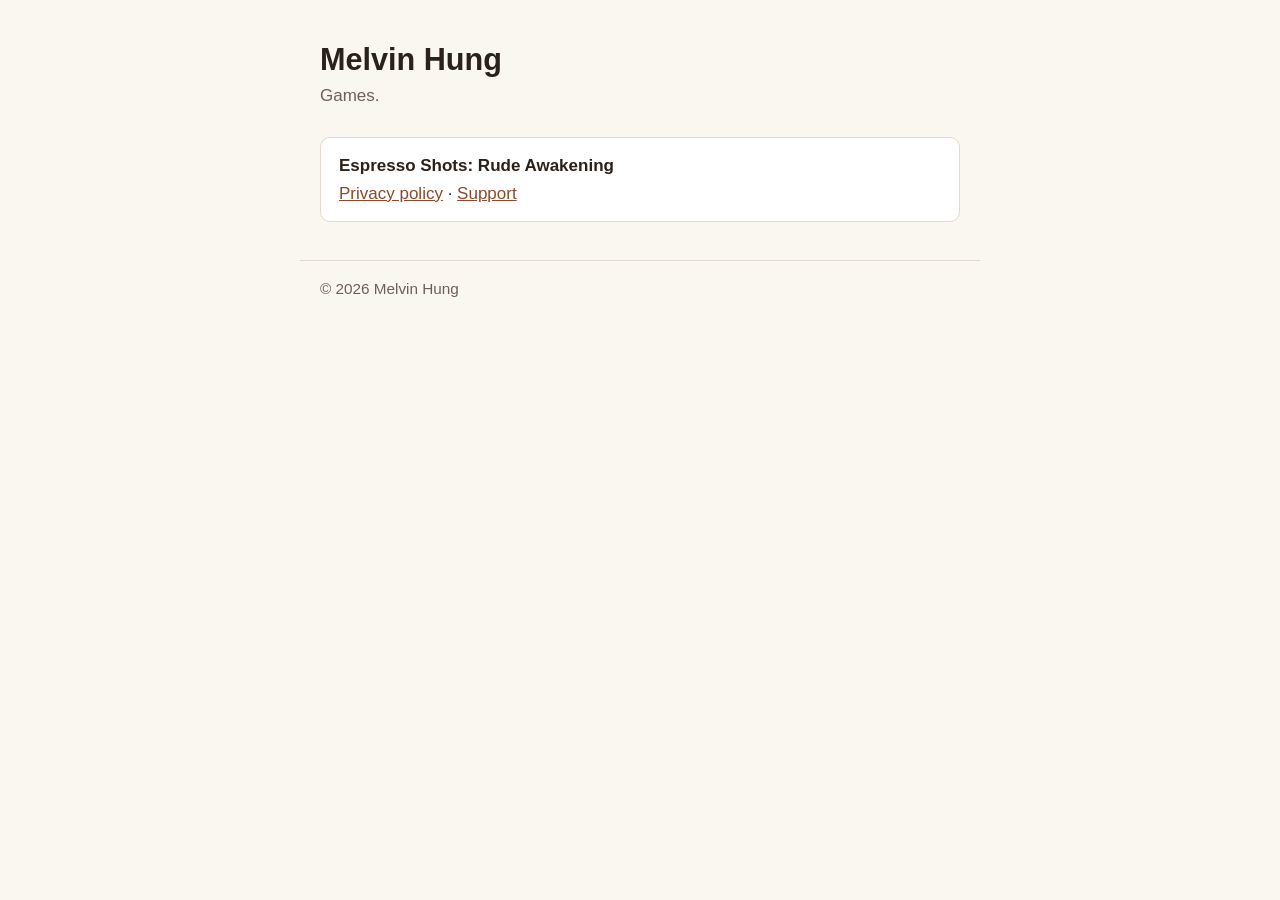
<file: index.html>
<!doctype html>
<html lang="en">
<head>
  <meta charset="utf-8">
  <meta name="viewport" content="width=device-width, initial-scale=1">
  <!-- Quiet until launch: asks search engines not to list this page. Remove at launch. -->
  <meta name="robots" content="noindex">
  <title>Melvin Hung</title>
  <link rel="stylesheet" href="/style.css">
</head>
<body>
  <main>
    <h1>Melvin Hung</h1>
    <p class="sub">Games.</p>

    <ul class="games">
      <li>
        <strong>Espresso Shots: Rude Awakening</strong><br>
        <a href="/espresso-shots/privacy.html">Privacy policy</a> ·
        <a href="/espresso-shots/support.html">Support</a>
      </li>
    </ul>
  </main>
  <footer>© 2026 Melvin Hung</footer>
</body>
</html>
</file>
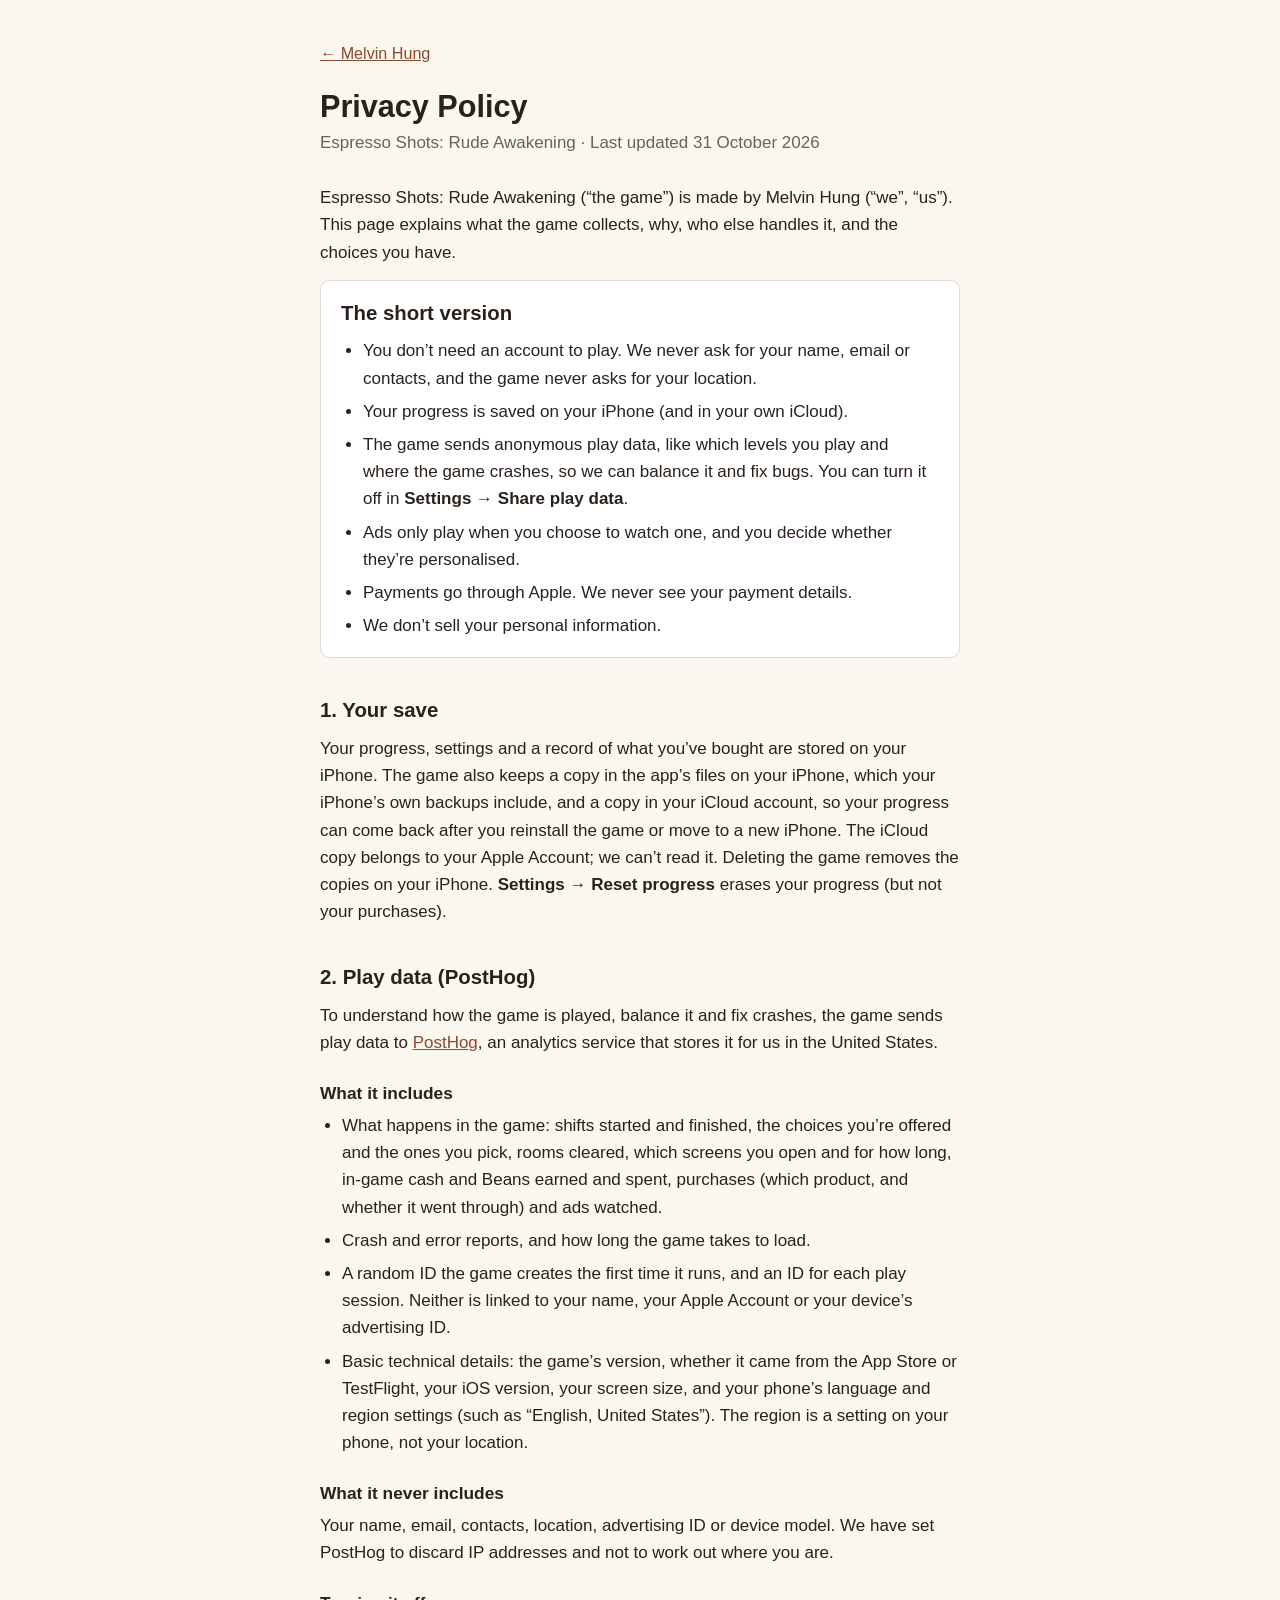
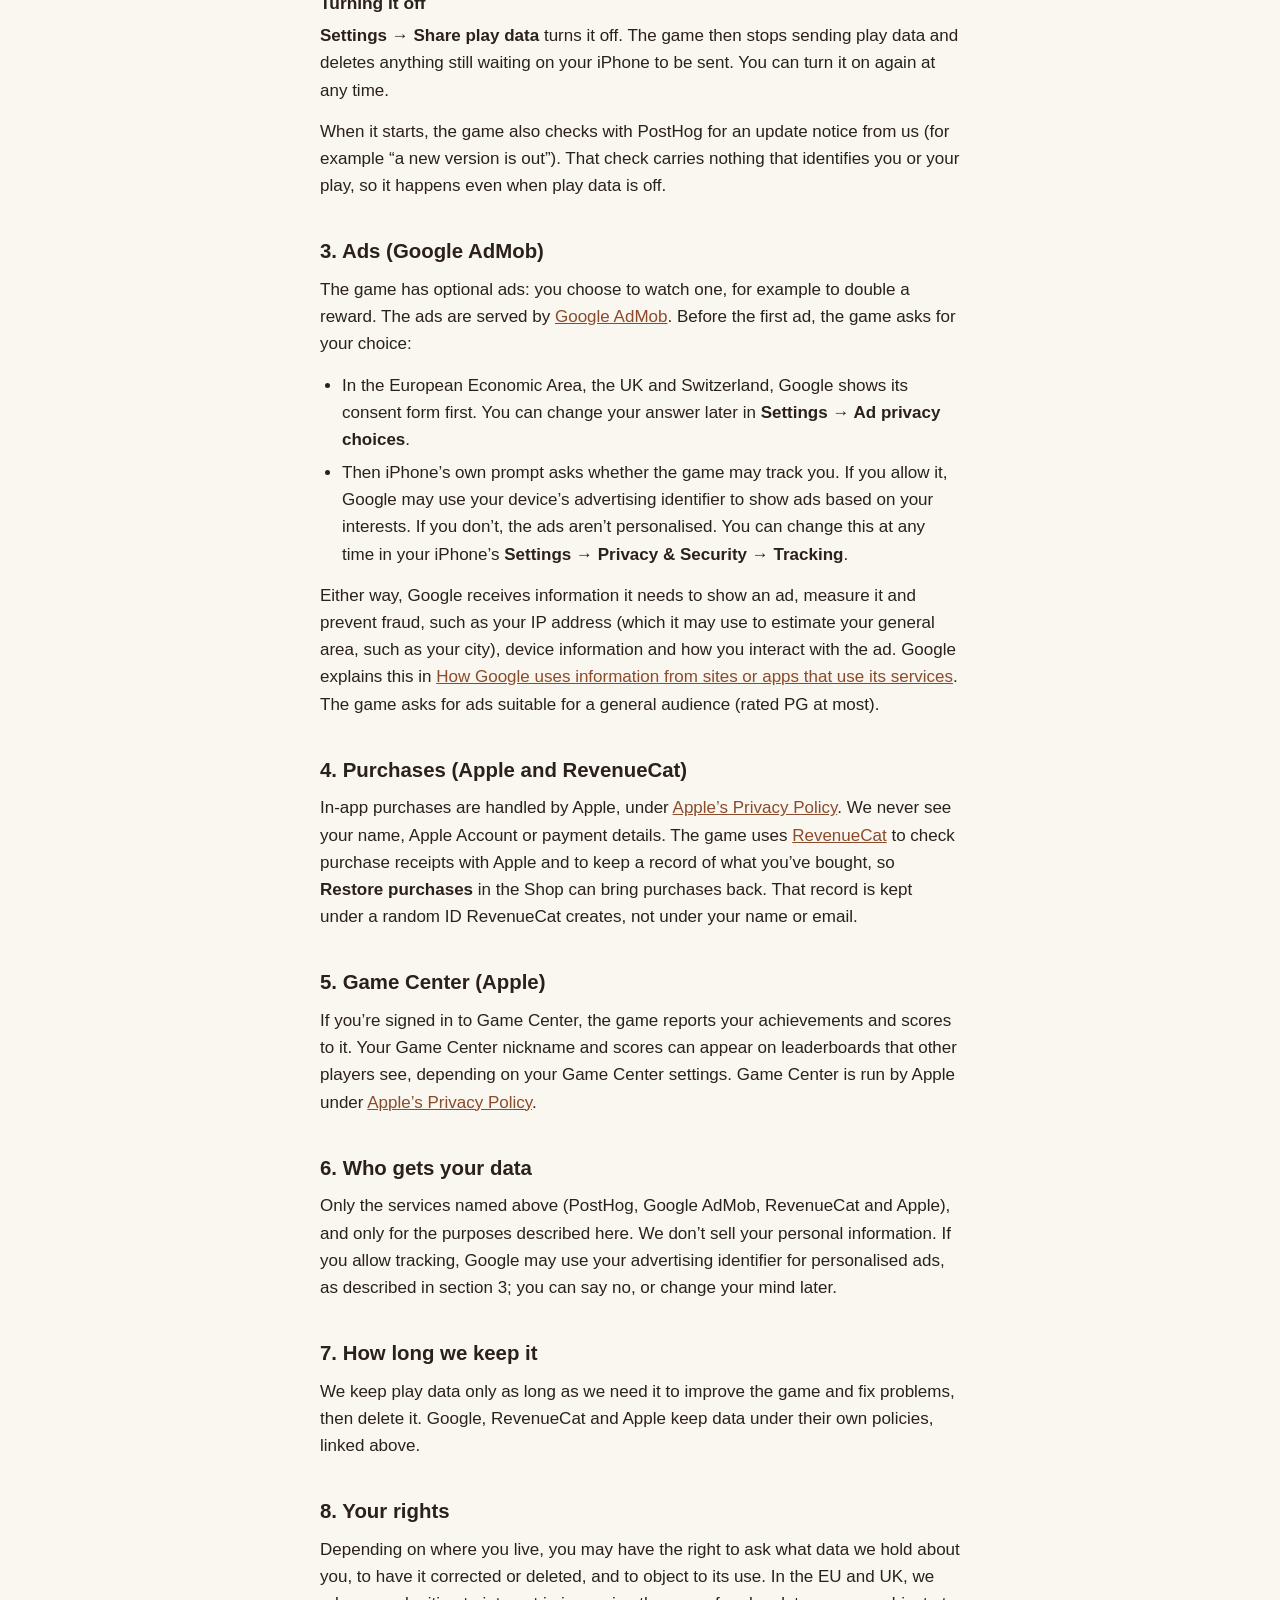
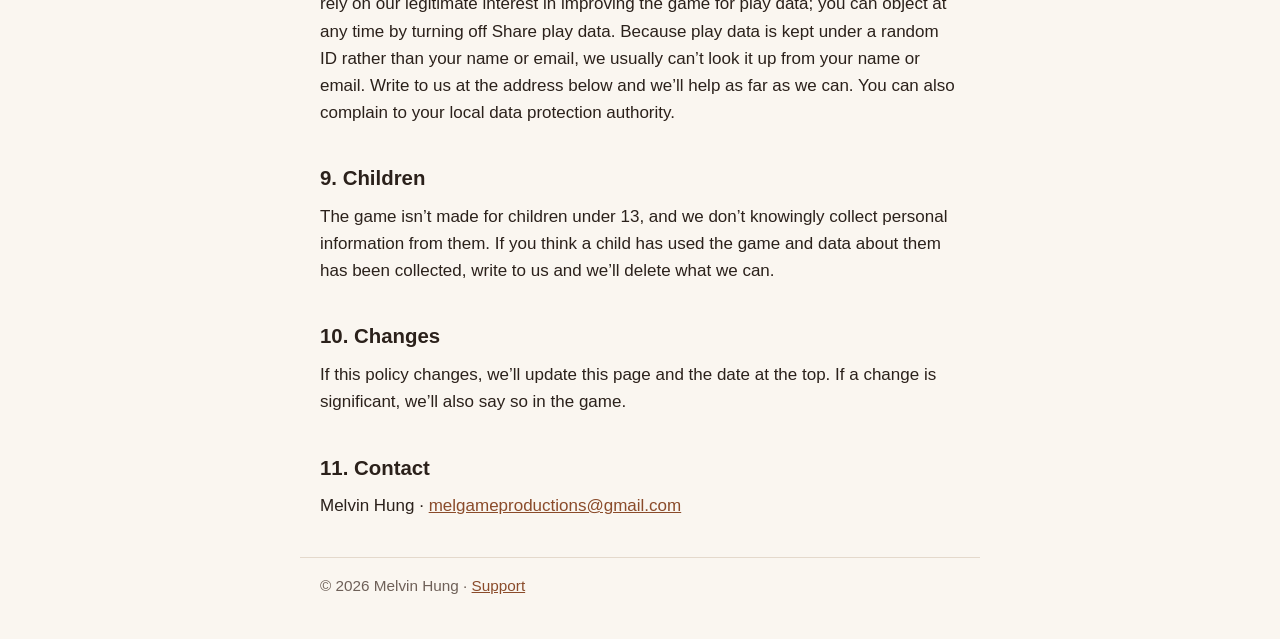
<file: espresso-shots/privacy.html>
<!doctype html>
<html lang="en">
<head>
  <meta charset="utf-8">
  <meta name="viewport" content="width=device-width, initial-scale=1">
  <!-- Quiet until launch: asks search engines not to list this page. Remove at launch. -->
  <meta name="robots" content="noindex">
  <title>Privacy Policy · Espresso Shots: Rude Awakening</title>
  <link rel="stylesheet" href="/style.css">
</head>
<body>
  <main>
    <a class="back" href="/">← Melvin Hung</a>
    <h1>Privacy Policy</h1>
    <p class="sub">Espresso Shots: Rude Awakening · Last updated 31 October 2026</p>

    <p>Espresso Shots: Rude Awakening (“the game”) is made by Melvin Hung (“we”, “us”). This page explains what the game
      collects, why, who else handles it, and the choices you have.</p>

    <div class="box">
      <h2>The short version</h2>
      <ul>
        <li>You don’t need an account to play. We never ask for your name, email or contacts, and the game never
          asks for your location.</li>
        <li>Your progress is saved on your iPhone (and in your own iCloud).</li>
        <li>The game sends anonymous play data, like which levels you play and where the game crashes, so we can
          balance it and fix bugs. You can turn it off in <strong>Settings → Share play data</strong>.</li>
        <li>Ads only play when you choose to watch one, and you decide whether they’re personalised.</li>
        <li>Payments go through Apple. We never see your payment details.</li>
        <li>We don’t sell your personal information.</li>
      </ul>
    </div>

    <h2>1. Your save</h2>
    <p>Your progress, settings and a record of what you’ve bought are stored on your iPhone. The game also keeps a copy
      in the app’s files on your iPhone, which your iPhone’s own backups include, and a copy in your iCloud account, so
      your progress can come back after you reinstall the game or move to a new iPhone. The iCloud copy belongs to your
      Apple Account; we can’t read it. Deleting the game removes the copies on your iPhone. <strong>Settings → Reset
      progress</strong> erases your progress (but not your purchases).</p>

    <h2>2. Play data (PostHog)</h2>
    <p>To understand how the game is played, balance it and fix crashes, the game sends play data to
      <a href="https://posthog.com/privacy">PostHog</a>, an analytics service that stores it for us in the United
      States.</p>
    <h3>What it includes</h3>
    <ul>
      <li>What happens in the game: shifts started and finished, the choices you’re offered and the ones you pick,
        rooms cleared, which screens you open and for how long, in-game cash and Beans earned and spent, purchases (which
        product, and whether it went through) and ads watched.</li>
      <li>Crash and error reports, and how long the game takes to load.</li>
      <li>A random ID the game creates the first time it runs, and an ID for each play session. Neither is linked to
        your name, your Apple Account or your device’s advertising ID.</li>
      <li>Basic technical details: the game’s version, whether it came from the App Store or TestFlight, your iOS
        version, your screen size, and your phone’s language and region settings (such as “English, United States”).
        The region is a setting on your phone, not your location.</li>
    </ul>
    <h3>What it never includes</h3>
    <p>Your name, email, contacts, location, advertising ID or device model. We have set PostHog to discard IP
      addresses and not to work out where you are.</p>
    <h3>Turning it off</h3>
    <p><strong>Settings → Share play data</strong> turns it off. The game then stops sending play data and deletes
      anything still waiting on your iPhone to be sent. You can turn it on again at any time.</p>
    <p>When it starts, the game also checks with PostHog for an update notice from us (for example “a new version is
      out”). That check carries nothing that identifies you or your play, so it happens even when play data is off.</p>

    <h2>3. Ads (Google AdMob)</h2>
    <p>The game has optional ads: you choose to watch one, for example to double a reward. The ads are served by
      <a href="https://policies.google.com/privacy">Google AdMob</a>. Before the first ad, the game asks for your
      choice:</p>
    <ul>
      <li>In the European Economic Area, the UK and Switzerland, Google shows its consent form first. You can change
        your answer later in <strong>Settings → Ad privacy choices</strong>.</li>
      <li>Then iPhone’s own prompt asks whether the game may track you. If you allow it, Google may use your device’s
        advertising identifier to show ads based on your interests. If you don’t, the ads aren’t personalised. You can
        change this at any time in your iPhone’s <strong>Settings → Privacy &amp; Security → Tracking</strong>.</li>
    </ul>
    <p>Either way, Google receives information it needs to show an ad, measure it and prevent fraud, such as your IP
      address (which it may use to estimate your general area, such as your city), device information and how you
      interact with the ad. Google explains this in
      <a href="https://policies.google.com/technologies/partner-sites">How Google uses information from sites or apps
      that use its services</a>. The game asks for ads suitable for a general audience (rated PG at most).</p>

    <h2>4. Purchases (Apple and RevenueCat)</h2>
    <p>In-app purchases are handled by Apple, under <a href="https://www.apple.com/legal/privacy/">Apple’s Privacy
      Policy</a>. We never see your name, Apple Account or payment details. The game uses
      <a href="https://www.revenuecat.com/privacy">RevenueCat</a> to check purchase receipts with Apple and to keep a
      record of what you’ve bought, so <strong>Restore purchases</strong> in the Shop can bring purchases back. That
      record is kept under a random ID RevenueCat creates, not under your name or email.</p>

    <h2>5. Game Center (Apple)</h2>
    <p>If you’re signed in to Game Center, the game reports your achievements and scores to it. Your Game Center
      nickname and scores can appear on leaderboards that other players see, depending on your Game Center settings.
      Game Center is run by Apple under <a href="https://www.apple.com/legal/privacy/">Apple’s Privacy Policy</a>.</p>

    <h2>6. Who gets your data</h2>
    <p>Only the services named above (PostHog, Google AdMob, RevenueCat and Apple), and only for the purposes
      described here. We don’t sell your personal information. If you allow tracking, Google may use your advertising
      identifier for personalised ads, as described in section 3; you can say no, or change your mind later.</p>

    <h2>7. How long we keep it</h2>
    <p>We keep play data only as long as we need it to improve the game and fix problems, then delete it. Google,
      RevenueCat and Apple keep data under their own policies, linked above.</p>

    <h2>8. Your rights</h2>
    <p>Depending on where you live, you may have the right to ask what data we hold about you, to have it corrected
      or deleted, and to object to its use. In the EU and UK, we rely on our legitimate interest in improving the game
      for play data; you can object at any time by turning off Share play data. Because play data is kept under a
      random ID rather than your name or email, we usually can’t look it up from your name or email. Write to us at the
      address below and we’ll help as far as we can. You can also complain to your local data protection authority.</p>

    <h2>9. Children</h2>
    <p>The game isn’t made for children under 13, and we don’t knowingly collect personal information from them. If
      you think a child has used the game and data about them has been collected, write to us and we’ll delete what we
      can.</p>

    <h2>10. Changes</h2>
    <p>If this policy changes, we’ll update this page and the date at the top. If a change is significant, we’ll also
      say so in the game.</p>

    <h2>11. Contact</h2>
    <p>Melvin Hung · <a href="mailto:melgameproductions@gmail.com">melgameproductions@gmail.com</a></p>
  </main>
  <footer>© 2026 Melvin Hung · <a href="/espresso-shots/support.html">Support</a></footer>
</body>
</html>
</file>
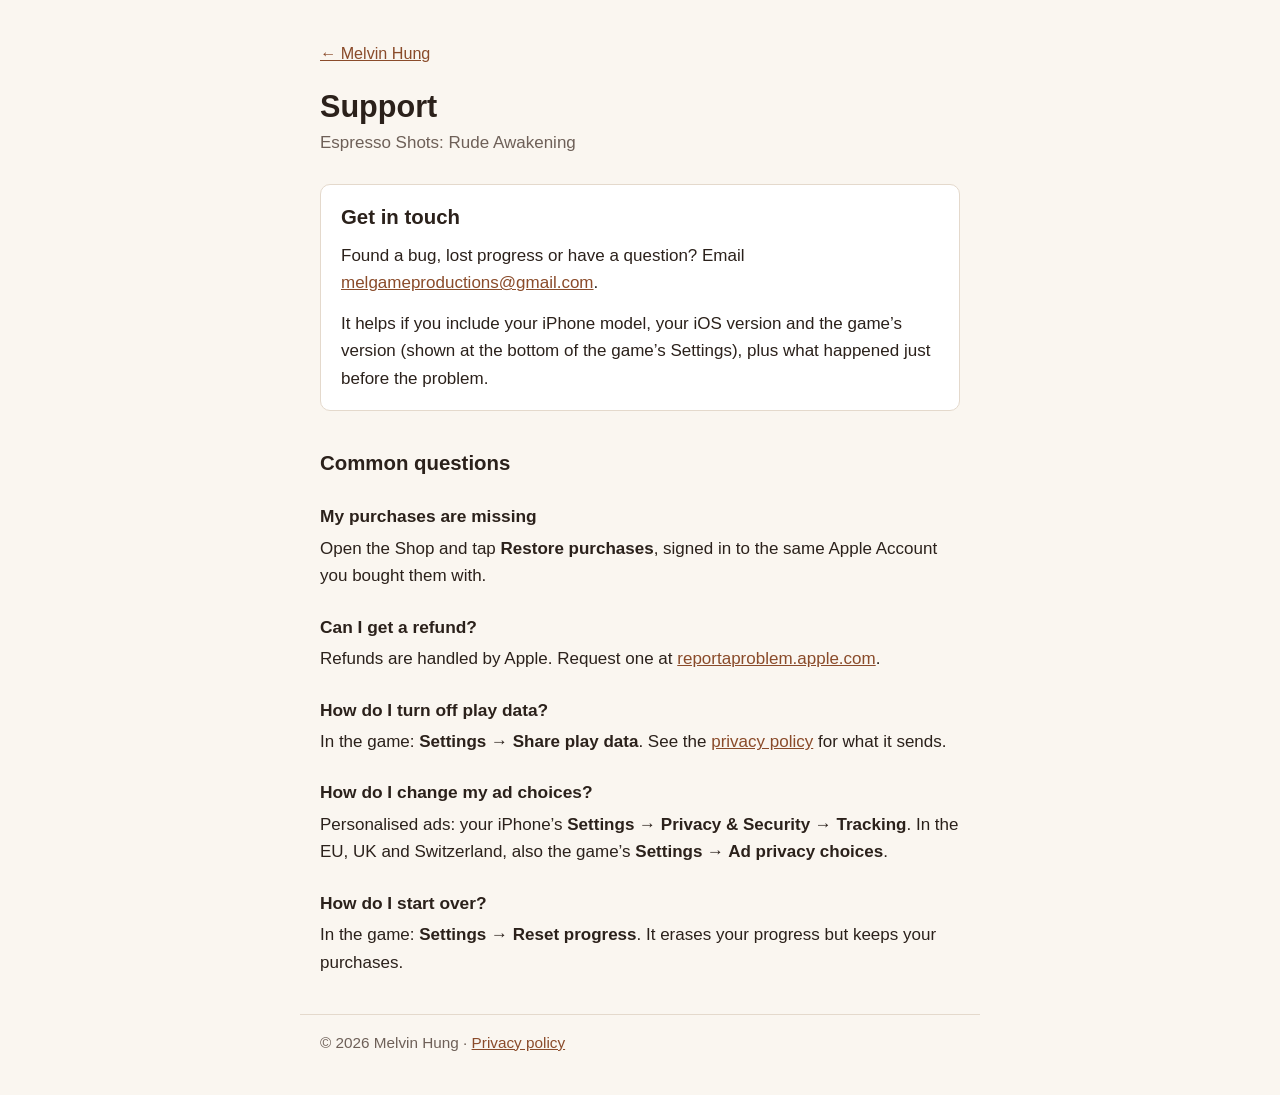
<file: espresso-shots/support.html>
<!doctype html>
<html lang="en">
<head>
  <meta charset="utf-8">
  <meta name="viewport" content="width=device-width, initial-scale=1">
  <!-- Quiet until launch: asks search engines not to list this page. Remove at launch. -->
  <meta name="robots" content="noindex">
  <title>Support · Espresso Shots: Rude Awakening</title>
  <link rel="stylesheet" href="/style.css">
</head>
<body>
  <main>
    <a class="back" href="/">← Melvin Hung</a>
    <h1>Support</h1>
    <p class="sub">Espresso Shots: Rude Awakening</p>

    <div class="box">
      <h2>Get in touch</h2>
      <p>Found a bug, lost progress or have a question? Email
        <a href="mailto:melgameproductions@gmail.com?subject=Espresso%20Shots%20support">melgameproductions@gmail.com</a>.</p>
      <p>It helps if you include your iPhone model, your iOS version and the game’s version (shown at the bottom of
        the game’s Settings), plus what happened just before the problem.</p>
    </div>

    <h2>Common questions</h2>

    <h3>My purchases are missing</h3>
    <p>Open the Shop and tap <strong>Restore purchases</strong>, signed in to the same Apple Account you bought them
      with.</p>

    <h3>Can I get a refund?</h3>
    <p>Refunds are handled by Apple. Request one at
      <a href="https://reportaproblem.apple.com/">reportaproblem.apple.com</a>.</p>

    <h3>How do I turn off play data?</h3>
    <p>In the game: <strong>Settings → Share play data</strong>. See the
      <a href="/espresso-shots/privacy.html">privacy policy</a> for what it sends.</p>

    <h3>How do I change my ad choices?</h3>
    <p>Personalised ads: your iPhone’s <strong>Settings → Privacy &amp; Security → Tracking</strong>. In the EU, UK and
      Switzerland, also the game’s <strong>Settings → Ad privacy choices</strong>.</p>

    <h3>How do I start over?</h3>
    <p>In the game: <strong>Settings → Reset progress</strong>. It erases your progress but keeps your purchases.</p>
  </main>
  <footer>© 2026 Melvin Hung · <a href="/espresso-shots/privacy.html">Privacy policy</a></footer>
</body>
</html>
</file>
<file: style.css>
:root {
  --bg: #faf6f0;
  --text: #2b211b;
  --muted: #6e6058;
  --accent: #8a4b2a;
  --line: #e4d9cc;
  --card: #ffffff;
}
@media (prefers-color-scheme: dark) {
  :root {
    --bg: #1b1512;
    --text: #efe6dc;
    --muted: #b3a597;
    --accent: #e3a477;
    --line: #3a2f28;
    --card: #241c18;
  }
}
* { box-sizing: border-box; }
html { -webkit-text-size-adjust: 100%; }
body {
  margin: 0;
  background: var(--bg);
  color: var(--text);
  font: 17px/1.6 -apple-system, BlinkMacSystemFont, "Segoe UI", Roboto, Helvetica, Arial, sans-serif;
}
main, footer { max-width: 680px; margin: 0 auto; padding: 0 20px; }
main { padding-top: 40px; padding-bottom: 24px; }
h1 { font-size: 1.8em; line-height: 1.25; margin: 0 0 4px; }
h2 { font-size: 1.2em; margin: 36px 0 8px; }
h3 { font-size: 1.02em; margin: 24px 0 4px; }
p, ul { margin: 0 0 14px; }
ul { padding-left: 22px; }
li { margin-bottom: 6px; }
a { color: var(--accent); }
.sub { color: var(--muted); margin-bottom: 28px; }
.back { display: inline-block; margin-bottom: 20px; font-size: 0.95em; }
.box {
  background: var(--card);
  border: 1px solid var(--line);
  border-radius: 10px;
  padding: 16px 20px 4px;
  margin: 0 0 8px;
}
.box h2 { margin-top: 0; }
.games { list-style: none; padding: 0; }
.games li { background: var(--card); border: 1px solid var(--line); border-radius: 10px; padding: 14px 18px; }
footer { color: var(--muted); font-size: 0.9em; border-top: 1px solid var(--line); padding-top: 16px; padding-bottom: 40px; }
</file>
